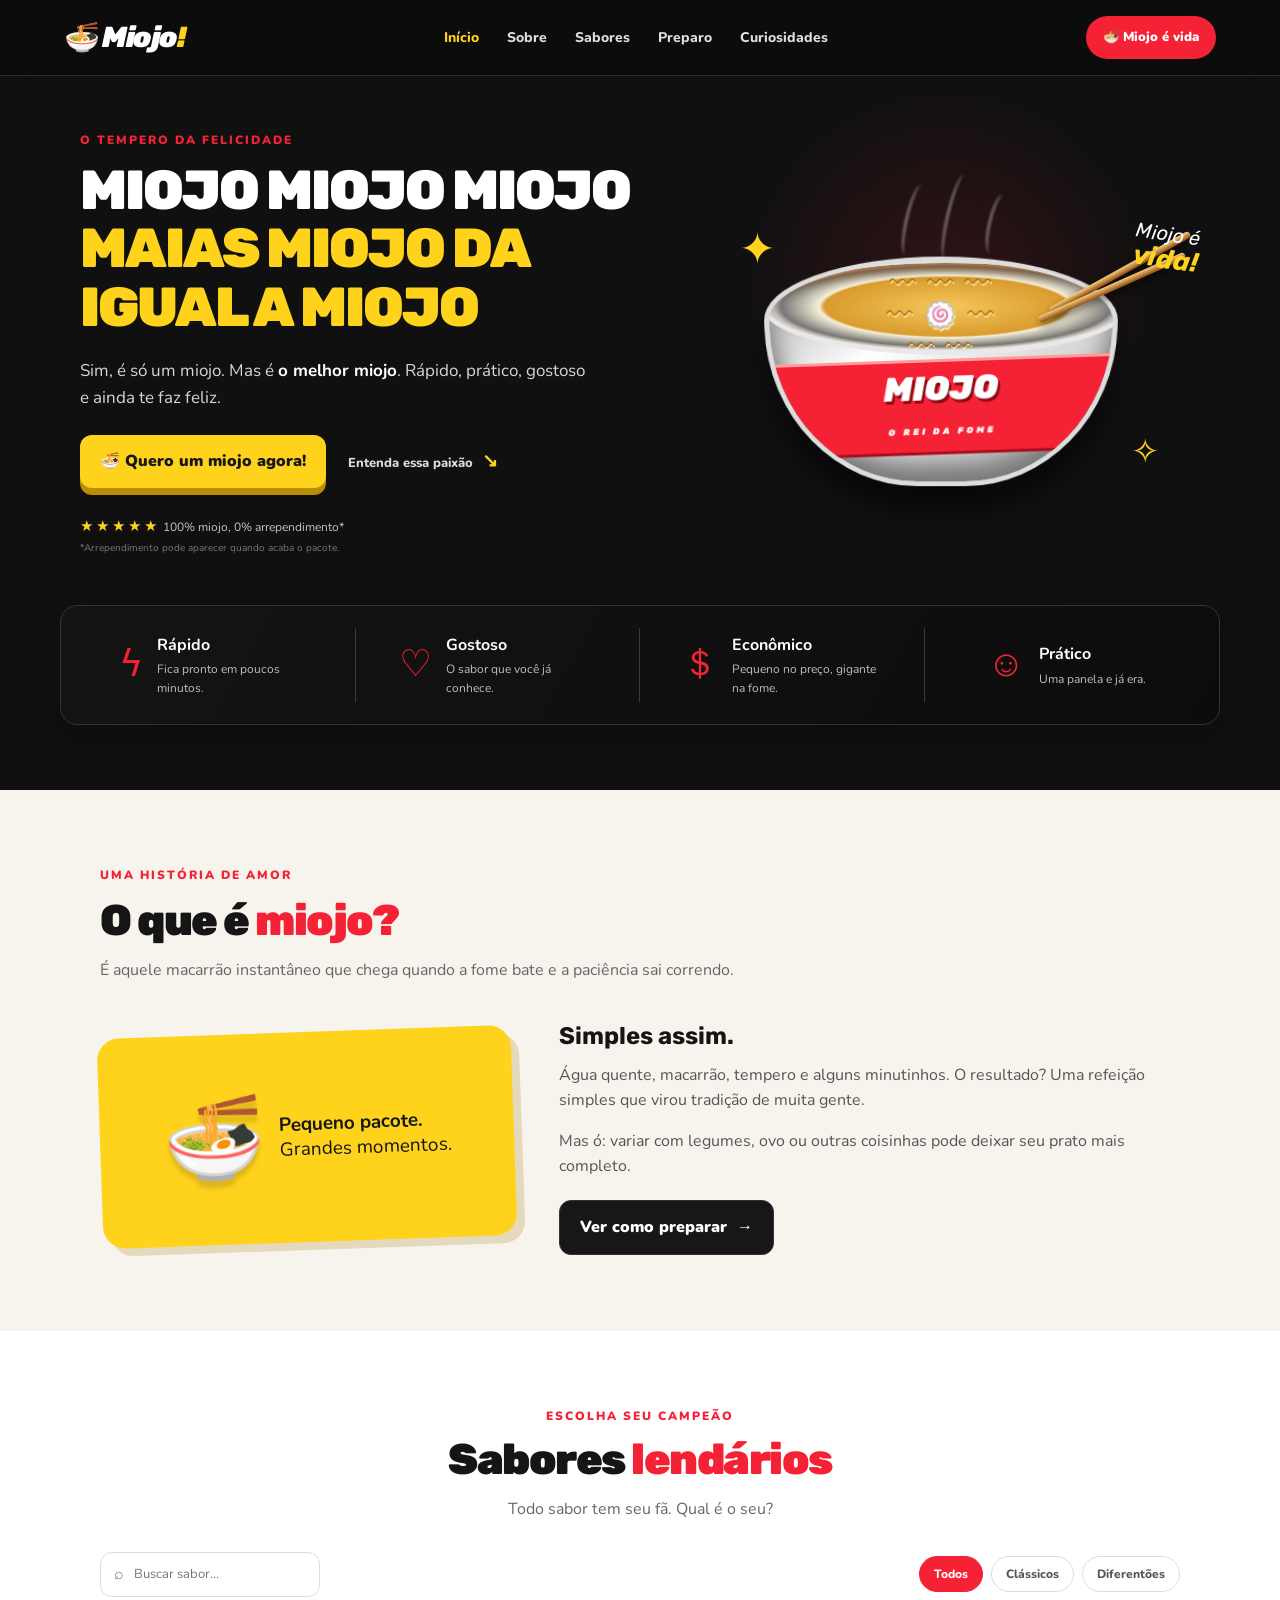
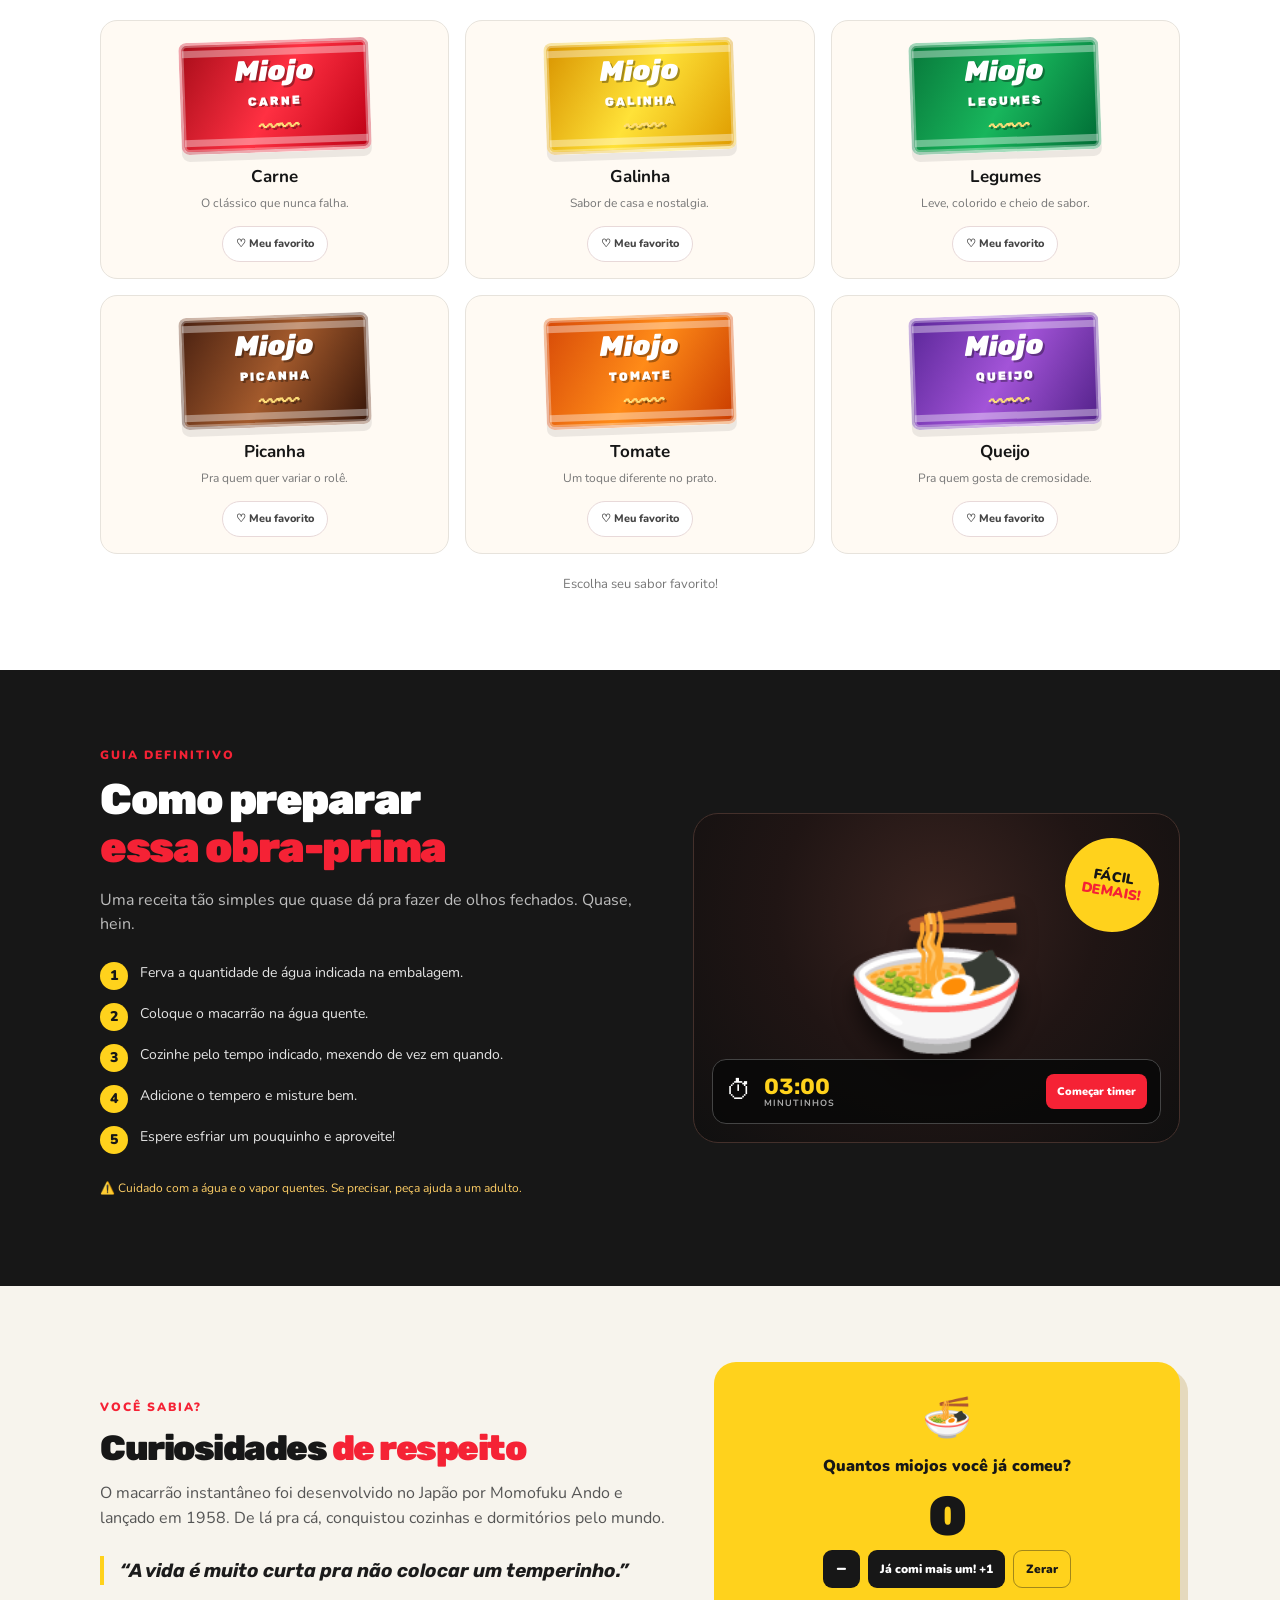
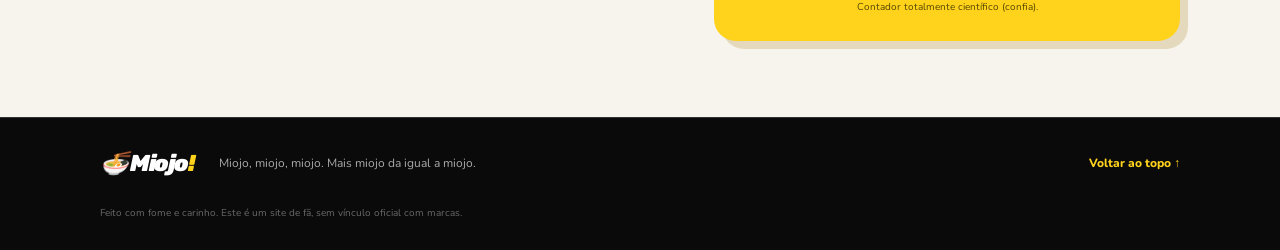
<file: index(4).html>
<!DOCTYPE html>
<html lang="pt-BR">
<head>
  <meta charset="UTF-8">
  <meta name="viewport" content="width=device-width, initial-scale=1.0">
  <meta name="theme-color" content="#101010">
  <meta name="description" content="Miojo, miojo, miojo! Um site feito para quem ama macarrão instantâneo.">
  <title>Miojo — Miojo, miojo, miojo!</title>
  <style>
@import url('https://fonts.googleapis.com/css2?family=Nunito:wght@400;500;600;700;800;900&family=Rubik:wght@400;500;600;700;800;900&display=swap');

:root{--bg:#101010;--panel:#181818;--paper:#f7f4ed;--ink:#151515;--yellow:#ffd21c;--red:#f52235;--muted:#bdbdbd;--line:rgba(255,255,255,.13)}
*{box-sizing:border-box}
html{scroll-behavior:smooth;scroll-padding-top:90px}
body{margin:0;background:var(--bg);color:#fff;font-family:Nunito,Arial,sans-serif;line-height:1.55}
a{color:inherit;text-decoration:none}
button,input{font:inherit}
button{cursor:pointer}
.topbar{height:76px;padding:0 max(calc((100% - 1160px)/2),5%);display:flex;align-items:center;justify-content:space-between;gap:28px;border-bottom:1px solid var(--line);background:rgba(12,12,12,.94);position:sticky;top:0;z-index:10;backdrop-filter:blur(14px)}
.logo{font-family:Rubik,sans-serif;font-weight:900;font-size:29px;font-style:italic;letter-spacing:-1.5px;color:#fff;white-space:nowrap}.logo-icon{font-style:normal}.logo-dot{color:var(--yellow)}
.nav{display:flex;align-items:center;gap:28px}.nav a{font-weight:800;font-size:14px;color:#dedede;transition:color .2s}.nav a:hover,.nav a.active{color:var(--yellow)}
.top-cta{background:var(--red);padding:11px 17px;border-radius:30px;font-size:13px;font-weight:900;white-space:nowrap;transition:transform .2s}.top-cta:hover,.button:hover{transform:translateY(-2px)}
.menu-toggle{display:none;border:0;background:none;color:#fff;font-size:25px}
.hero{max-width:1160px;margin:auto;min-height:460px;padding:55px 20px 48px;display:grid;grid-template-columns:1.05fr .95fr;align-items:center;gap:30px;position:relative;overflow:hidden}
.hero:before{content:"";position:absolute;width:430px;height:430px;border-radius:50%;background:radial-gradient(circle,rgba(245,34,53,.15),transparent 68%);right:5%;top:0;pointer-events:none}
.eyebrow{color:var(--red);font-size:12px;letter-spacing:2px;font-weight:900;margin:0 0 12px}
h1,h2,h3,p{margin-top:0}
h1{font-family:Rubik,sans-serif;font-size:clamp(35px,4.3vw,57px);line-height:1.07;letter-spacing:-2px;margin-bottom:20px;font-weight:900}
h1 span{color:var(--yellow)}
.hero-text{max-width:510px;color:#d6d6d6;font-size:17px;margin-bottom:24px}.hero-text strong{color:#fff}
.hero-actions{display:flex;align-items:center;gap:22px;flex-wrap:wrap}
.button{display:inline-flex;align-items:center;gap:10px;border:0;border-radius:12px;padding:14px 20px;font-weight:900;transition:transform .2s,box-shadow .2s}.button-yellow{background:var(--yellow);color:#171717;box-shadow:0 7px 0 #b98f00}.button-dark{background:#171717;color:#fff;border:1px solid #333}
.text-link{font-size:13px;font-weight:800;color:#ddd}.text-link span{color:var(--yellow);font-size:19px;margin-left:5px}
.hero-note{margin-top:27px;font-size:12px;color:#c5c5c5}.hero-note span{color:var(--yellow);letter-spacing:3px;font-size:15px}.disclaimer{display:block;color:#777;font-size:10px;margin-top:3px}
.hero-art{height:340px;position:relative;display:flex;align-items:center;justify-content:center}
.bowl{width:min(350px,85%);height:230px;background:linear-gradient(145deg,#fefefe 0%,#c9c9c9 15%,#fff 35%,#a9a9a9 100%);border-radius:50% 50% 43% 43%/27% 27% 70% 70%;position:absolute;bottom:25px;box-shadow:inset 0 -18px 25px #777,0 24px 28px #0009;transform:perspective(350px) rotateX(-4deg);overflow:hidden;border:5px solid #ddd}
.bowl:before{content:"";position:absolute;left:-2%;top:-2%;width:104%;height:85px;background:radial-gradient(ellipse at center,#f5c75b 0%,#d99b2e 48%,#f6f0d8 50%,#777 65%,#eee 70%);border-radius:50%;border:5px solid #e9e9e9;box-shadow:inset 0 4px 10px #8a511b}
.noodles{position:absolute;top:5px;left:18%;width:64%;z-index:1;color:#a76a0c;text-align:center;font-size:26px;line-height:1.2;letter-spacing:2px;text-shadow:1px 2px #ffec9c}
.bowl-label{position:absolute;z-index:2;top:95px;left:0;right:0;text-align:center;background:var(--red);color:white;font-family:Rubik,sans-serif;font-size:34px;font-style:italic;font-weight:900;line-height:1.02;padding:10px 0 12px;transform:rotate(-2deg);text-shadow:2px 3px #8b0614;border-top:3px solid #ff9b9b;border-bottom:3px solid #a90b1a}.bowl-label small{font-size:9px;letter-spacing:3px;text-shadow:none}
.steam{position:absolute;top:10px;width:17px;height:72px;border-left:3px solid #bdbdbd;border-radius:50%;opacity:.5;filter:blur(1px);transform:rotate(13deg)}.steam-one{left:43%}.steam-two{left:51%;top:0;height:86px}.steam-three{left:59%;top:20px;height:60px}
.chopstick{position:absolute;width:160px;height:7px;background:linear-gradient(#f8d078,#8d4a16);right:0;top:95px;border-radius:10px;transform:rotate(-29deg);box-shadow:0 4px 8px #0007}.stick-two{top:110px;right:8px;transform:rotate(-24deg)}
.spark{position:absolute;color:var(--yellow);font-size:44px}.spark-one{top:42px;left:11%}.spark-two{bottom:35px;right:8%;font-size:34px}.art-caption{position:absolute;right:0;top:50px;font-family:Rubik,sans-serif;font-size:20px;line-height:1.05;font-style:italic;transform:rotate(8deg);color:#fff}.art-caption b{color:var(--yellow);font-size:27px}
.benefits{max-width:1160px;margin:0 auto 65px;padding:22px 10px;display:grid;grid-template-columns:repeat(4,1fr);border:1px solid #333;border-radius:17px;background:linear-gradient(120deg,#141414,#0c0c0c);box-shadow:0 15px 40px #0003}
.benefits article{display:flex;align-items:center;justify-content:center;gap:14px;padding:5px 18px;border-right:1px solid #393939}.benefits article:last-child{border:0}.benefit-icon{color:var(--red);font-size:37px;line-height:1}.benefits h3{font-size:16px;margin:0 0 3px}.benefits p{font-size:12px;color:#bdbdbd;margin:0;max-width:150px}
.content-section,.flavors-section,.prep-section,.curiosities{padding:76px max(calc((100% - 1080px)/2),6%)}
.content-section{background:var(--paper);color:var(--ink)}
.section-heading{max-width:650px;margin-bottom:35px}.section-heading h2,.prep-copy h2,.curiosity-copy h2{font-family:Rubik,sans-serif;font-size:clamp(30px,4vw,43px);line-height:1.12;letter-spacing:-1.5px;margin:0 0 13px;font-weight:900}.section-heading h2 span,.prep-copy h2 span,.curiosity-copy h2 span{color:var(--red)}.section-heading>p:last-child{color:#666;margin-bottom:0}
.about-grid{display:grid;grid-template-columns:.8fr 1.2fr;gap:45px;align-items:center}.mascot-card{min-height:210px;background:var(--yellow);border-radius:22px;color:#171717;display:flex;align-items:center;justify-content:center;gap:15px;padding:25px;transform:rotate(-2deg);box-shadow:8px 8px 0 #e5d9bd}.mascot{font-size:82px;filter:drop-shadow(0 7px 2px #0002)}.mascot-card div:last-child{font-size:19px;line-height:1.3}.about-copy h3{font-family:Rubik,sans-serif;font-size:24px;margin-bottom:8px}.about-copy p{color:#555}.about-copy .button{margin-top:6px}
.flavors-section{background:#fff;color:var(--ink)}.centered{text-align:center;margin:0 auto 30px}.centered .eyebrow{margin-bottom:10px}
.flavor-tools{display:flex;justify-content:space-between;align-items:center;gap:15px;margin-bottom:23px}.search-box{display:flex;align-items:center;gap:8px;border:1px solid #ddd;border-radius:12px;padding:9px 13px;color:#777;min-width:220px}.search-box input{border:0;outline:0;width:100%;background:transparent;color:#171717;font-size:13px}.filter-buttons{display:flex;gap:8px;flex-wrap:wrap}.filter{border:1px solid #ddd;border-radius:30px;padding:8px 14px;background:#fff;color:#555;font-weight:800;font-size:12px}.filter.active,.filter:hover{background:var(--red);border-color:var(--red);color:#fff}
.flavor-grid{display:grid;grid-template-columns:repeat(3,1fr);gap:16px}.flavor-card{padding:19px 17px 16px;text-align:center;border:1px solid #e7e3dc;border-radius:17px;background:#fffaf3;transition:transform .2s,box-shadow .2s}.flavor-card:hover{transform:translateY(-5px);box-shadow:0 13px 25px #0000000e}.packet{height:112px;max-width:190px;margin:0 auto 12px;border-radius:8px;border:3px solid #ffffff9c;box-shadow:0 7px 0 #00000013,inset 0 0 0 2px #ffffff50;display:flex;flex-direction:column;align-items:center;justify-content:center;color:#fff;font-family:Rubik,sans-serif;font-size:28px;font-style:italic;font-weight:900;text-shadow:2px 2px #0005;transform:rotate(-2deg);position:relative;overflow:hidden}.packet:before,.packet:after{content:"";position:absolute;left:0;right:0;height:7px;background:#ffffff60}.packet:before{top:5px}.packet:after{bottom:5px}.packet small{font-size:12px;font-style:normal;letter-spacing:2px}.packet span{font-size:21px;color:#ffdf7a;letter-spacing:-2px}.packet-red{background:linear-gradient(120deg,#a90d1a,#ff3042,#bd0015)}.packet-yellow{background:linear-gradient(120deg,#d99400,#ffe238,#df9c00)}.packet-green{background:linear-gradient(120deg,#08793b,#18b65c,#006c35)}.packet-brown{background:linear-gradient(120deg,#4a2111,#a35a2c,#381609)}.packet-orange{background:linear-gradient(120deg,#d74a08,#ff8b18,#c93c00)}.packet-purple{background:linear-gradient(120deg,#5b2799,#a354d8,#53228a)}.flavor-card h3{margin:0 0 4px;font-size:17px}.flavor-card p{font-size:12px;color:#777;margin:0 0 14px}.vote-button{border:1px solid #e8d9d9;border-radius:30px;padding:8px 13px;background:#fff;color:#444;font-weight:800;font-size:11px}.vote-button:hover,.vote-button.voted{background:#fff0f1;color:var(--red);border-color:#ffb9c0}.no-results,.vote-status{text-align:center;color:#777;font-size:13px;margin:20px 0 0}
.prep-section{background:#171717;display:grid;grid-template-columns:1.05fr .95fr;gap:55px;align-items:center}.prep-copy h2{margin-bottom:15px}.prep-copy>p:not(.eyebrow){color:#bdbdbd}.steps{list-style:none;padding:0;margin:25px 0}.steps li{display:flex;align-items:flex-start;gap:12px;margin:13px 0;color:#e5e5e5;font-size:14px}.steps li span{flex:0 0 28px;height:28px;border-radius:50%;background:var(--yellow);color:#171717;display:grid;place-items:center;font-weight:900}.safety-note{font-size:12px;color:#ffcf66!important}
.prep-visual{min-height:330px;border-radius:25px;background:radial-gradient(circle at 50% 30%,#3a2420,#201514 48%,#101010);border:1px solid #44302b;position:relative;display:grid;place-items:center;overflow:hidden}.big-bowl{font-size:150px;filter:drop-shadow(0 18px 10px #0008);animation:bob 3s ease-in-out infinite}.prep-sticker{position:absolute;top:24px;right:20px;transform:rotate(10deg);background:var(--yellow);color:#161616;border-radius:50%;width:94px;height:94px;display:grid;place-content:center;text-align:center;font-weight:900;line-height:1.05;font-size:14px}.prep-sticker span{color:var(--red)}.timer{position:absolute;bottom:18px;left:18px;right:18px;display:flex;align-items:center;gap:12px;background:#080808df;border:1px solid #444;border-radius:14px;padding:11px 13px}.timer>span{font-size:26px}.timer strong{display:flex;flex-direction:column;line-height:1.1;flex:1}.timer strong b{font-size:22px;color:var(--yellow);font-family:Rubik,sans-serif}.timer small{font-size:9px;letter-spacing:1px;color:#aaa}.timer button{border:0;background:var(--red);color:#fff;font-size:11px;font-weight:900;padding:9px 11px;border-radius:8px}
.curiosities{display:grid;grid-template-columns:1.1fr .9fr;gap:45px;align-items:center;background:var(--paper);color:#171717}.curiosity-copy h2{font-size:35px}.curiosity-copy>p:not(.eyebrow){color:#555}.quote{font-family:Rubik,sans-serif;font-weight:700;font-style:italic;font-size:19px;color:#1b1b1b!important;border-left:4px solid var(--yellow);padding-left:16px;margin-top:25px}
.miojo-counter{background:var(--yellow);border-radius:22px;padding:25px;color:#171717;text-align:center;box-shadow:8px 8px 0 #e5d9bd}.counter-emoji{font-size:40px}.miojo-counter p{font-weight:900;margin:5px 0}.counter-number{font-family:Rubik,sans-serif;font-size:55px;font-weight:900;line-height:1.2}.counter-actions{display:flex;justify-content:center;gap:8px;flex-wrap:wrap}.counter-actions button{border:0;border-radius:9px;padding:9px 12px;background:#171717;color:#fff;font-size:12px;font-weight:900}.counter-actions button:first-child{font-size:18px;padding:5px 13px}.counter-actions button:last-child{background:transparent;color:#171717;border:1px solid #17171766}.miojo-counter small{display:block;margin-top:12px;font-size:10px;color:#554700}
.footer{display:flex;align-items:center;gap:25px;flex-wrap:wrap;padding:28px max(calc((100% - 1080px)/2),6%);border-top:1px solid #333;background:#0a0a0a}.footer .logo{font-size:23px}.footer p{font-size:12px;color:#aaa;margin:0;flex:1}.back-top{font-size:12px;font-weight:800;color:var(--yellow)}.footer>small{flex-basis:100%;color:#696969;font-size:10px}
.toast{position:fixed;bottom:22px;left:50%;transform:translate(-50%,20px);opacity:0;pointer-events:none;background:var(--yellow);color:#171717;padding:12px 18px;border-radius:12px;font-weight:900;font-size:13px;box-shadow:0 8px 25px #0005;transition:.25s;z-index:20}.toast.show{opacity:1;transform:translate(-50%,0)}
@keyframes bob{0%,100%{transform:translateY(0) rotate(-3deg)}50%{transform:translateY(-8px) rotate(3deg)}}
@media(max-width:900px){.topbar{padding:0 5%;gap:15px}.nav{gap:14px}.nav a{font-size:12px}.top-cta{font-size:11px;padding:9px 12px}.hero{padding-top:40px;grid-template-columns:1fr 1fr}.hero-art{transform:scale(.9)}.benefits{margin-left:5%;margin-right:5%;grid-template-columns:repeat(2,1fr)}.benefits article:nth-child(2){border-right:0}.benefits article:nth-child(-n+2){border-bottom:1px solid #393939;padding-bottom:16px}.benefits article:nth-child(n+3){padding-top:16px}.content-section,.flavors-section,.prep-section,.curiosities{padding:60px 6%}.prep-section{gap:25px}}
@media(max-width:650px){.topbar{height:66px}.logo{font-size:25px}.menu-toggle{display:block;margin-left:auto}.top-cta{display:none}.nav{display:none;position:absolute;top:65px;left:0;right:0;background:#111;border-bottom:1px solid #333;padding:15px 6% 20px;flex-direction:column;align-items:stretch;gap:0}.nav.open{display:flex}.nav a{padding:12px 0;font-size:14px;border-bottom:1px solid #242424}.nav a:last-child{border:0}.hero{display:flex;flex-direction:column;align-items:stretch;padding:42px 6% 30px;gap:0}.hero-copy{position:relative;z-index:1}.hero h1{font-size:clamp(34px,9vw,48px);letter-spacing:-1.5px}.hero-text{font-size:15px}.hero-art{height:300px;margin-top:10px;transform:none}.bowl{width:290px;height:205px;bottom:18px}.bowl-label{top:84px;font-size:30px}.noodles{font-size:23px}.art-caption{right:4px;top:30px}.benefits{margin-bottom:25px;padding:14px 4%;gap:0}.benefits article{justify-content:flex-start;padding:13px 8px;gap:10px}.benefit-icon{font-size:29px}.benefits h3{font-size:14px}.benefits p{font-size:11px}.content-section,.flavors-section,.prep-section,.curiosities{padding:48px 6%}.about-grid,.prep-section,.curiosities{grid-template-columns:1fr;gap:28px}.mascot-card{min-height:160px}.mascot{font-size:65px}.flavor-tools{align-items:stretch;flex-direction:column}.search-box{width:100%}.filter-buttons{justify-content:center}.flavor-grid{grid-template-columns:repeat(2,minmax(0,1fr));gap:11px}.flavor-card{padding:14px 10px}.packet{height:95px;font-size:24px}.packet small{font-size:10px}.flavor-card h3{font-size:15px}.flavor-card p{font-size:11px}.vote-button{font-size:10px;padding:7px 8px}.prep-visual{min-height:300px}.curiosity-copy h2{font-size:31px}.footer{padding:25px 6%;gap:14px}.footer p{flex-basis:100%;order:3}.footer>small{order:4}.back-top{margin-left:auto}}
@media(prefers-reduced-motion:reduce){html{scroll-behavior:auto}*,*::before,*::after{animation:none!important;transition:none!important}}

  </style>

</head>
<body>
  <header class="topbar">
    <a class="logo" href="#inicio" aria-label="Miojo, início"><span class="logo-icon">🍜</span> Miojo<span class="logo-dot">!</span></a>
    <button class="menu-toggle" id="menuToggle" aria-label="Abrir menu" aria-expanded="false">☰</button>
    <nav class="nav" id="nav">
      <a class="active" href="#inicio">Início</a>
      <a href="#sobre">Sobre</a>
      <a href="#sabores">Sabores</a>
      <a href="#preparo">Preparo</a>
      <a href="#curiosidades">Curiosidades</a>
    </nav>
    <a class="top-cta" href="#sabores">🍜 Miojo é vida</a>
  </header>

  <main>
    <section class="hero" id="inicio">
      <div class="hero-copy">
        <p class="eyebrow">O TEMPERO DA FELICIDADE</p>
        <h1>MIOJO MIOJO MIOJO<br><span>MAIAS MIOJO DA IGUAL A MIOJO</span></h1>
        <p class="hero-text">Sim, é só um miojo. Mas é <strong>o melhor miojo</strong>. Rápido, prático, gostoso e ainda te faz feliz.</p>
        <div class="hero-actions">
          <a class="button button-yellow" href="#sabores">🍜 Quero um miojo agora!</a>
          <a class="text-link" href="#sobre">Entenda essa paixão <span>↘</span></a>
        </div>
        <div class="hero-note"><span>★★★★★</span> 100% miojo, 0% arrependimento*</div>
        <small class="disclaimer">*Arrependimento pode aparecer quando acaba o pacote.</small>
      </div>
      <div class="hero-art" aria-label="Ilustração de uma tigela de miojo">
        <div class="steam steam-one"></div><div class="steam steam-two"></div><div class="steam steam-three"></div>
        <div class="spark spark-one">✦</div><div class="spark spark-two">✧</div>
        <div class="bowl"><div class="noodles">〰 〰 〰<br>〰 🍥 〰<br> 〰 〰</div><div class="bowl-label">MIOJO<br><small>O REI DA FOME</small></div></div>
        <div class="chopstick stick-one"></div><div class="chopstick stick-two"></div>
        <div class="art-caption">Miojo é<br><b>vida!</b></div>
      </div>
    </section>

    <section class="benefits" aria-label="Vantagens do miojo">
      <article><span class="benefit-icon">ϟ</span><div><h3>Rápido</h3><p>Fica pronto em poucos minutos.</p></div></article>
      <article><span class="benefit-icon">♡</span><div><h3>Gostoso</h3><p>O sabor que você já conhece.</p></div></article>
      <article><span class="benefit-icon">＄</span><div><h3>Econômico</h3><p>Pequeno no preço, gigante na fome.</p></div></article>
      <article><span class="benefit-icon">☺</span><div><h3>Prático</h3><p>Uma panela e já era.</p></div></article>
    </section>

    <section class="content-section" id="sobre">
      <div class="section-heading">
        <p class="eyebrow">UMA HISTÓRIA DE AMOR</p>
        <h2>O que é <span>miojo?</span></h2>
        <p>É aquele macarrão instantâneo que chega quando a fome bate e a paciência sai correndo.</p>
      </div>
      <div class="about-grid">
        <div class="about-card mascot-card">
          <div class="mascot">🍜</div>
          <div><strong>Pequeno pacote.</strong><br>Grandes momentos.</div>
        </div>
        <div class="about-copy">
          <h3>Simples assim.</h3>
          <p>Água quente, macarrão, tempero e alguns minutinhos. O resultado? Uma refeição simples que virou tradição de muita gente.</p>
          <p>Mas ó: variar com legumes, ovo ou outras coisinhas pode deixar seu prato mais completo.</p>
          <a class="button button-dark" href="#preparo">Ver como preparar <span>→</span></a>
        </div>
      </div>
    </section>

    <section class="flavors-section" id="sabores">
      <div class="section-heading centered">
        <p class="eyebrow">ESCOLHA SEU CAMPEÃO</p>
        <h2>Sabores <span>lendários</span></h2>
        <p>Todo sabor tem seu fã. Qual é o seu?</p>
      </div>
      <div class="flavor-tools">
        <label class="search-box">⌕ <input id="flavorSearch" type="search" placeholder="Buscar sabor..." aria-label="Buscar sabor"></label>
        <div class="filter-buttons" role="group" aria-label="Filtrar sabores">
          <button class="filter active" data-filter="todos">Todos</button>
          <button class="filter" data-filter="classico">Clássicos</button>
          <button class="filter" data-filter="diferente">Diferentões</button>
        </div>
      </div>
      <div class="flavor-grid" id="flavorGrid">
        <article class="flavor-card" data-category="classico" data-name="carne"><div class="packet packet-red">Miojo<small>CARNE</small><span>〰〰</span></div><h3>Carne</h3><p>O clássico que nunca falha.</p><button class="vote-button" data-flavor="Carne">♡ Meu favorito</button></article>
        <article class="flavor-card" data-category="classico" data-name="galinha"><div class="packet packet-yellow">Miojo<small>GALINHA</small><span>〰〰</span></div><h3>Galinha</h3><p>Sabor de casa e nostalgia.</p><button class="vote-button" data-flavor="Galinha">♡ Meu favorito</button></article>
        <article class="flavor-card" data-category="classico" data-name="legumes"><div class="packet packet-green">Miojo<small>LEGUMES</small><span>〰〰</span></div><h3>Legumes</h3><p>Leve, colorido e cheio de sabor.</p><button class="vote-button" data-flavor="Legumes">♡ Meu favorito</button></article>
        <article class="flavor-card" data-category="diferente" data-name="picanha"><div class="packet packet-brown">Miojo<small>PICANHA</small><span>〰〰</span></div><h3>Picanha</h3><p>Pra quem quer variar o rolê.</p><button class="vote-button" data-flavor="Picanha">♡ Meu favorito</button></article>
        <article class="flavor-card" data-category="diferente" data-name="tomate"><div class="packet packet-orange">Miojo<small>TOMATE</small><span>〰〰</span></div><h3>Tomate</h3><p>Um toque diferente no prato.</p><button class="vote-button" data-flavor="Tomate">♡ Meu favorito</button></article>
        <article class="flavor-card" data-category="diferente" data-name="queijo"><div class="packet packet-purple">Miojo<small>QUEIJO</small><span>〰〰</span></div><h3>Queijo</h3><p>Pra quem gosta de cremosidade.</p><button class="vote-button" data-flavor="Queijo">♡ Meu favorito</button></article>
      </div>
      <p class="no-results" id="noResults" hidden>Nenhum sabor encontrado. Só se procurar miojo mesmo. 🍜</p>
      <p class="vote-status" id="voteStatus" aria-live="polite">Escolha seu sabor favorito!</p>
    </section>

    <section class="prep-section" id="preparo">
      <div class="prep-copy">
        <p class="eyebrow">GUIA DEFINITIVO</p>
        <h2>Como preparar<br><span>essa obra-prima</span></h2>
        <p>Uma receita tão simples que quase dá pra fazer de olhos fechados. Quase, hein.</p>
        <ol class="steps">
          <li><span>1</span> Ferva a quantidade de água indicada na embalagem.</li>
          <li><span>2</span> Coloque o macarrão na água quente.</li>
          <li><span>3</span> Cozinhe pelo tempo indicado, mexendo de vez em quando.</li>
          <li><span>4</span> Adicione o tempero e misture bem.</li>
          <li><span>5</span> Espere esfriar um pouquinho e aproveite!</li>
        </ol>
        <p class="safety-note">⚠️ Cuidado com a água e o vapor quentes. Se precisar, peça ajuda a um adulto.</p>
      </div>
      <div class="prep-visual"><div class="big-bowl">🍜</div><div class="prep-sticker">FÁCIL<br><span>DEMAIS!</span></div><div class="timer"><span>⏱</span><strong><b id="timerValue">03:00</b><small>MINUTINHOS</small></strong><button id="timerButton">Começar timer</button></div></div>
    </section>

    <section class="curiosities" id="curiosidades">
      <div class="curiosity-copy"><p class="eyebrow">VOCÊ SABIA?</p><h2>Curiosidades <span>de respeito</span></h2><p>O macarrão instantâneo foi desenvolvido no Japão por Momofuku Ando e lançado em 1958. De lá pra cá, conquistou cozinhas e dormitórios pelo mundo.</p><p class="quote">“A vida é muito curta pra não colocar um temperinho.”</p></div>
      <div class="miojo-counter"><span class="counter-emoji">🍜</span><p>Quantos miojos você já comeu?</p><div class="counter-number" id="counterNumber">0</div><div class="counter-actions"><button id="minusCount" aria-label="Diminuir contador">−</button><button id="plusCount">Já comi mais um! +1</button><button id="resetCount">Zerar</button></div><small>Contador totalmente científico (confia).</small></div>
    </section>
  </main>

  <footer class="footer"><a class="logo" href="#inicio">🍜 Miojo<span class="logo-dot">!</span></a><p>Miojo, miojo, miojo. Mais miojo da igual a miojo.</p><a href="#inicio" class="back-top">Voltar ao topo ↑</a><small>Feito com fome e carinho. Este é um site de fã, sem vínculo oficial com marcas.</small></footer>
  <div class="toast" id="toast" role="status" aria-live="polite"></div>

  <script>
(() => {
  function whenReady(callback) {
    if (document.readyState === "loading") {
      document.addEventListener("DOMContentLoaded", callback, { once: true });
    } else {
      callback();
    }
  }

  whenReady(() => {
    const $ = (selector) => document.querySelector(selector);
    const $$ = (selector) => Array.from(document.querySelectorAll(selector));

    const toast = $("#toast");
    let toastTimeout;
    function showToast(message) {
      if (!toast) return;
      toast.textContent = message;
      toast.classList.add("show");
      clearTimeout(toastTimeout);
      toastTimeout = setTimeout(() => toast.classList.remove("show"), 2400);
    }

    // Menu mobile
    const menuToggle = $("#menuToggle");
    const nav = $("#nav");
    if (menuToggle && nav) {
      menuToggle.addEventListener("click", () => {
        const open = nav.classList.toggle("open");
        menuToggle.setAttribute("aria-expanded", String(open));
        menuToggle.textContent = open ? "✕" : "☰";
      });
      nav.querySelectorAll("a").forEach((link) => {
        link.addEventListener("click", () => {
          nav.classList.remove("open");
          menuToggle.setAttribute("aria-expanded", "false");
          menuToggle.textContent = "☰";
          nav.querySelectorAll("a").forEach((item) => item.classList.remove("active"));
          link.classList.add("active");
        });
      });
    }

    // Pesquisa e filtros dos sabores
    const flavorSearch = $("#flavorSearch");
    const flavorCards = $$(".flavor-card");
    const noResults = $("#noResults");
    let activeFilter = "todos";
    function filterFlavors() {
      const query = flavorSearch ? flavorSearch.value.trim().toLocaleLowerCase("pt-BR") : "";
      let visible = 0;
      flavorCards.forEach((card) => {
        const matchesName = (card.dataset.name || "").toLocaleLowerCase("pt-BR").includes(query);
        const matchesCategory = activeFilter === "todos" || card.dataset.category === activeFilter;
        card.hidden = !(matchesName && matchesCategory);
        if (!card.hidden) visible++;
      });
      if (noResults) noResults.hidden = visible !== 0;
    }
    if (flavorSearch) flavorSearch.addEventListener("input", filterFlavors);
    $$(".filter").forEach((button) => {
      button.addEventListener("click", () => {
        activeFilter = button.dataset.filter || "todos";
        $$(".filter").forEach((item) => item.classList.toggle("active", item === button));
        filterFlavors();
      });
    });

    // Escolha de sabor favorito
    $$(".vote-button").forEach((button) => {
      button.addEventListener("click", () => {
        $$(".vote-button").forEach((item) => {
          item.classList.remove("voted");
          item.textContent = "♡ Meu favorito";
        });
        button.classList.add("voted");
        button.textContent = "♥ É esse!";
        const status = $("#voteStatus");
        if (status) status.textContent = `Seu sabor favorito é ${button.dataset.flavor || "esse"}. Escolha de respeito!`;
        showToast(`${button.dataset.flavor || "Miojo"}: sabor campeão! 🍜`);
      });
    });

    // Contador de miojos: salva o número neste navegador
    const counterNumber = $("#counterNumber");
    const plusCount = $("#plusCount");
    const minusCount = $("#minusCount");
    const resetCount = $("#resetCount");
    let count = 0;
    try {
      count = Math.max(0, Number.parseInt(localStorage.getItem("miojoCount") || "0", 10) || 0);
    } catch (_) {
      count = 0;
    }
    function renderCount() {
      if (counterNumber) counterNumber.textContent = String(count);
      try { localStorage.setItem("miojoCount", String(count)); } catch (_) {}
    }
    if (counterNumber) renderCount();
    if (plusCount) plusCount.addEventListener("click", () => {
      count += 1;
      renderCount();
      showToast(count === 1 ? "O primeiro de muitos! 🍜" : "Miojo contabilizado com sucesso!");
    });
    if (minusCount) minusCount.addEventListener("click", () => {
      count = Math.max(0, count - 1);
      renderCount();
    });
    if (resetCount) resetCount.addEventListener("click", () => {
      count = 0;
      renderCount();
      showToast("Contador zerado. Hora de recomeçar.");
    });

    // Timer de três minutos
    const timerValue = $("#timerValue");
    const timerButton = $("#timerButton");
    let secondsLeft = 180;
    let timerInterval = null;
    function renderTimer() {
      if (!timerValue) return;
      const minutes = Math.floor(secondsLeft / 60).toString().padStart(2, "0");
      const seconds = (secondsLeft % 60).toString().padStart(2, "0");
      timerValue.textContent = `${minutes}:${seconds}`;
    }
    function stopTimer() {
      if (timerInterval !== null) clearInterval(timerInterval);
      timerInterval = null;
    }
    if (timerValue) renderTimer();
    if (timerButton) timerButton.addEventListener("click", () => {
      if (timerInterval !== null) {
        stopTimer();
        timerButton.textContent = "Continuar timer";
        return;
      }
      if (secondsLeft <= 0) secondsLeft = 180;
      timerButton.textContent = "Pausar";
      timerInterval = setInterval(() => {
        secondsLeft = Math.max(0, secondsLeft - 1);
        renderTimer();
        if (secondsLeft === 0) {
          stopTimer();
          timerButton.textContent = "Começar de novo";
          showToast("Tempo encerrado! Confira se o miojo está pronto. 🍜");
        }
      }, 1000);
    });
  });
})();

</script>
</body>
</html>
</file>
